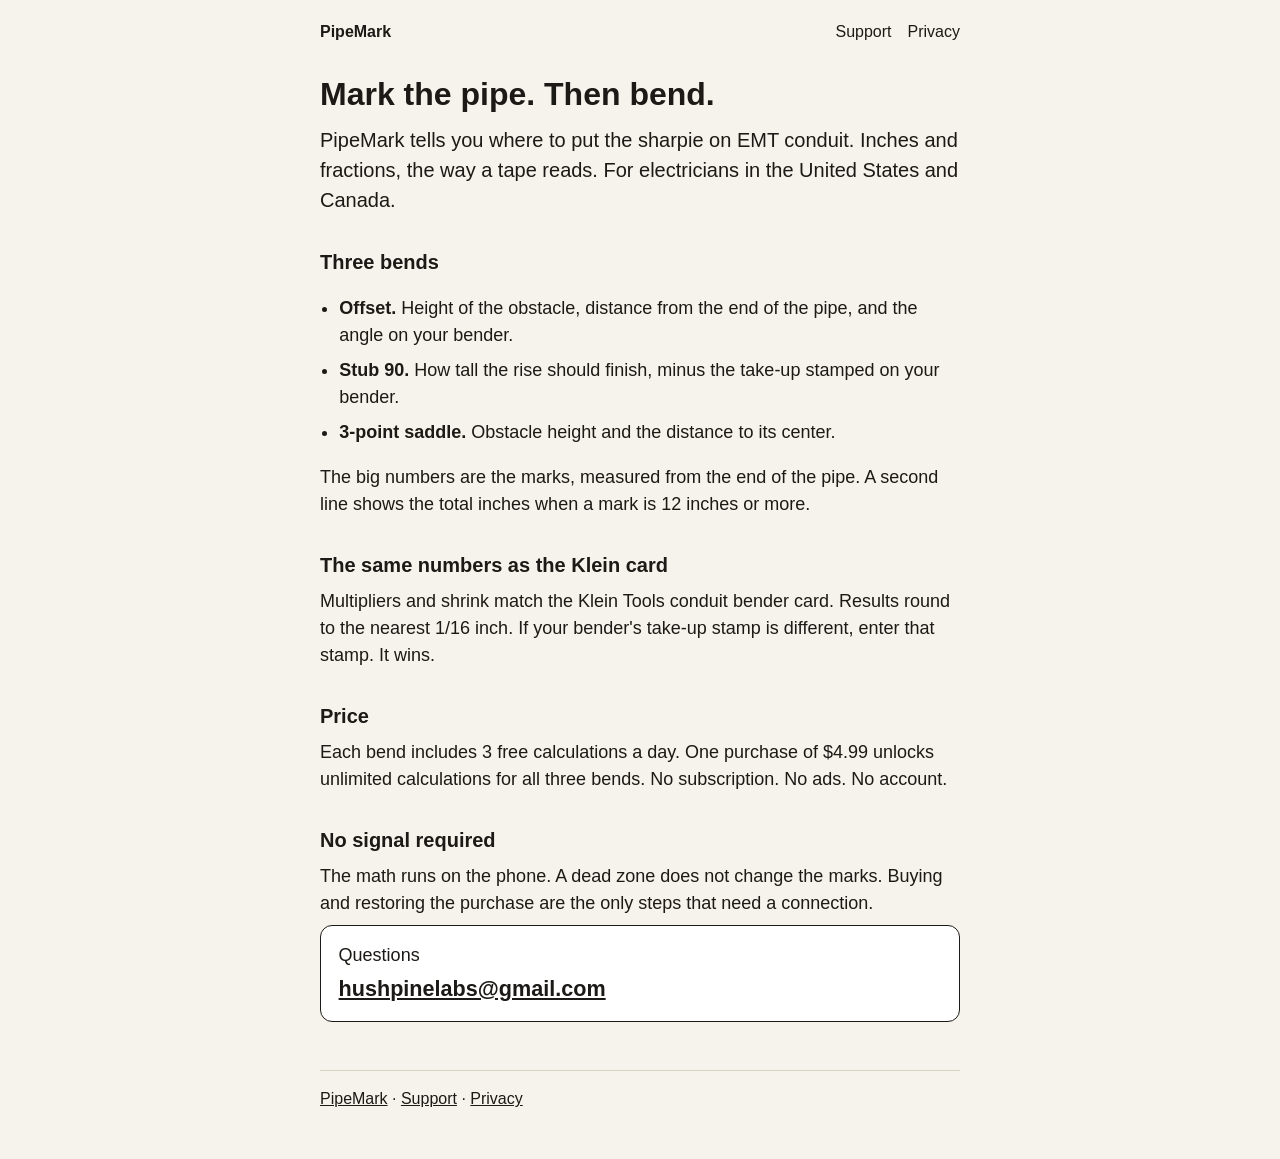
<file: index.html>
<!DOCTYPE html>
<html lang="en">
<head>
<meta charset="utf-8">
<meta name="viewport" content="width=device-width, initial-scale=1">
<title>PipeMark — Mark the pipe. Then bend.</title>
<meta name="description" content="Conduit bend marks for electricians. Offset, stub 90, and 3-point saddle, in inches and fractions. Works offline.">
<link rel="stylesheet" href="style.css">
</head>
<body>
<header>
  <a href="index.html"><strong>PipeMark</strong></a>
  <nav>
    <a href="support.html">Support</a>
    <a href="privacy.html">Privacy</a>
  </nav>
</header>

<h1>Mark the pipe. Then bend.</h1>
<p class="lead">PipeMark tells you where to put the sharpie on EMT conduit. Inches and fractions, the way a tape reads. For electricians in the United States and Canada.</p>

<h2>Three bends</h2>
<ul>
  <li><strong>Offset.</strong> Height of the obstacle, distance from the end of the pipe, and the angle on your bender.</li>
  <li><strong>Stub 90.</strong> How tall the rise should finish, minus the take-up stamped on your bender.</li>
  <li><strong>3-point saddle.</strong> Obstacle height and the distance to its center.</li>
</ul>
<p>The big numbers are the marks, measured from the end of the pipe. A second line shows the total inches when a mark is 12 inches or more.</p>

<h2>The same numbers as the Klein card</h2>
<p>Multipliers and shrink match the Klein Tools conduit bender card. Results round to the nearest 1/16 inch. If your bender's take-up stamp is different, enter that stamp. It wins.</p>

<h2>Price</h2>
<p>Each bend includes 3 free calculations a day. One purchase of $4.99 unlocks unlimited calculations for all three bends. No subscription. No ads. No account.</p>

<h2>No signal required</h2>
<p>The math runs on the phone. A dead zone does not change the marks. Buying and restoring the purchase are the only steps that need a connection.</p>

<div class="contact">
  <div>Questions</div>
  <a href="mailto:hushpinelabs@gmail.com">hushpinelabs@gmail.com</a>
</div>

<footer>
  <a href="index.html">PipeMark</a> ·
  <a href="support.html">Support</a> ·
  <a href="privacy.html">Privacy</a>
</footer>
</body>
</html>
</file>
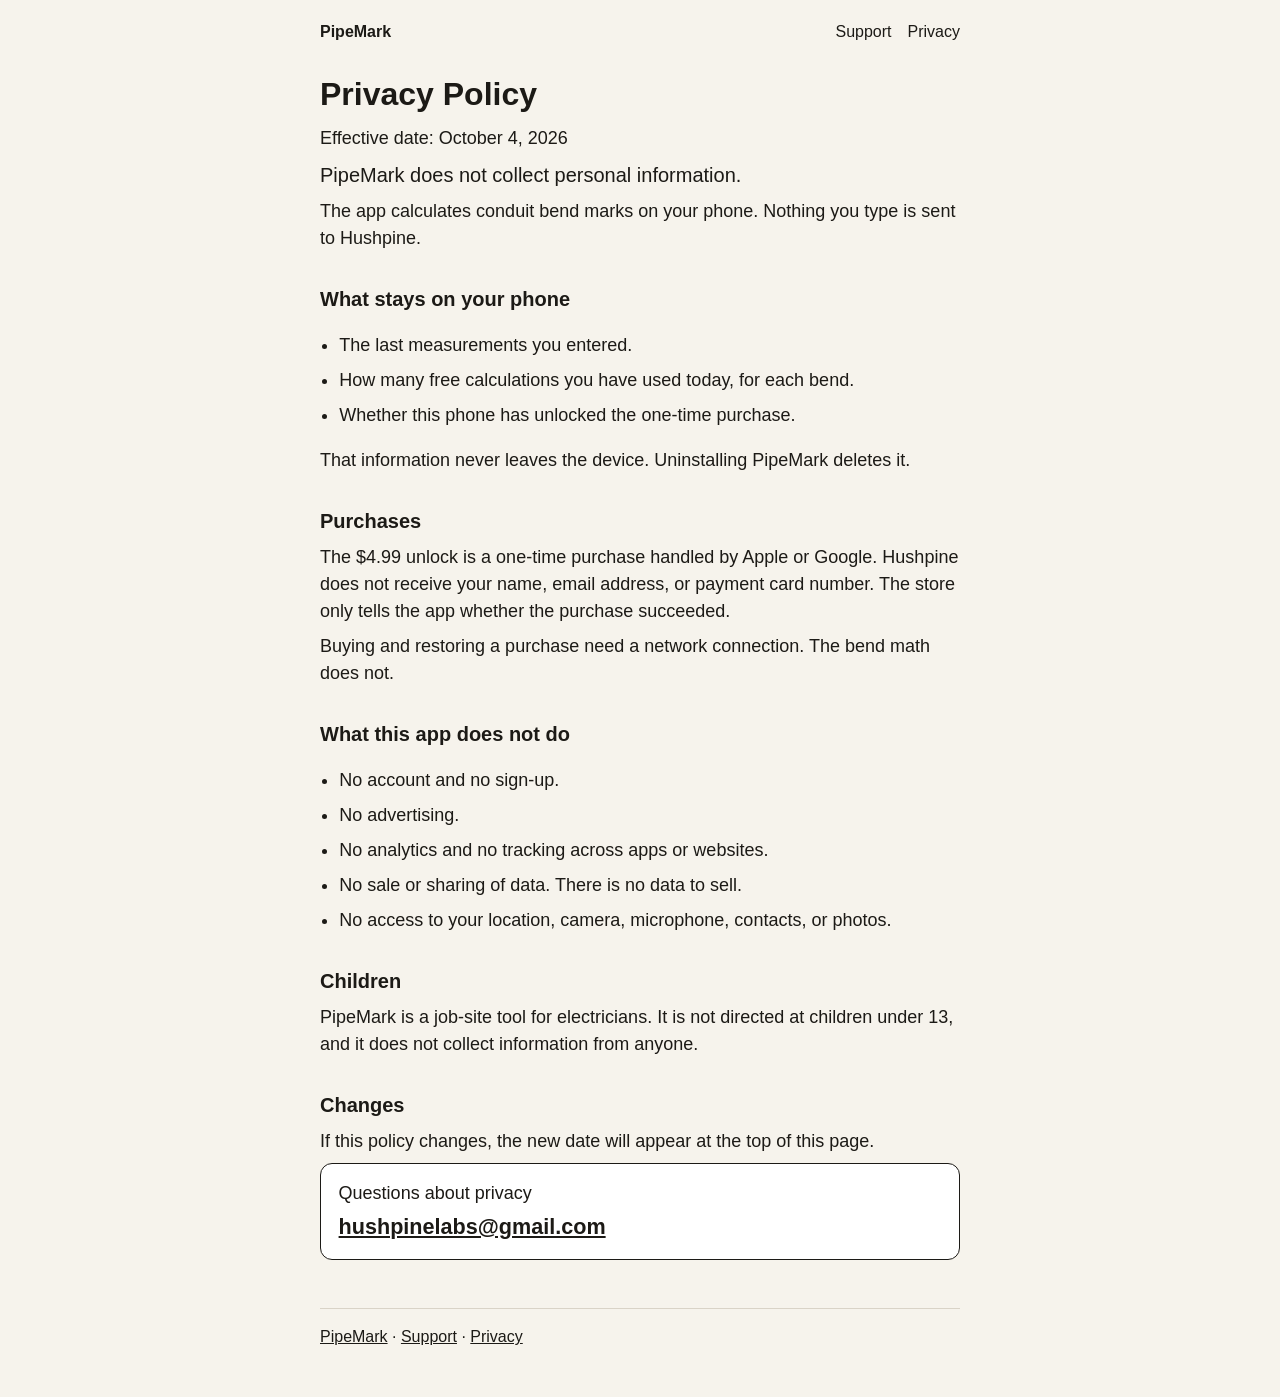
<file: privacy.html>
<!DOCTYPE html>
<html lang="en">
<head>
<meta charset="utf-8">
<meta name="viewport" content="width=device-width, initial-scale=1">
<title>PipeMark — Privacy Policy</title>
<link rel="stylesheet" href="style.css">
</head>
<body>
<header>
  <a href="index.html"><strong>PipeMark</strong></a>
  <nav>
    <a href="support.html">Support</a>
    <a href="privacy.html">Privacy</a>
  </nav>
</header>

<h1>Privacy Policy</h1>
<p>Effective date: October 4, 2026</p>
<p class="lead">PipeMark does not collect personal information.</p>
<p>The app calculates conduit bend marks on your phone. Nothing you type is sent to Hushpine.</p>

<h2>What stays on your phone</h2>
<ul>
  <li>The last measurements you entered.</li>
  <li>How many free calculations you have used today, for each bend.</li>
  <li>Whether this phone has unlocked the one-time purchase.</li>
</ul>
<p>That information never leaves the device. Uninstalling PipeMark deletes it.</p>

<h2>Purchases</h2>
<p>The $4.99 unlock is a one-time purchase handled by Apple or Google. Hushpine does not receive your name, email address, or payment card number. The store only tells the app whether the purchase succeeded.</p>
<p>Buying and restoring a purchase need a network connection. The bend math does not.</p>

<h2>What this app does not do</h2>
<ul>
  <li>No account and no sign-up.</li>
  <li>No advertising.</li>
  <li>No analytics and no tracking across apps or websites.</li>
  <li>No sale or sharing of data. There is no data to sell.</li>
  <li>No access to your location, camera, microphone, contacts, or photos.</li>
</ul>

<h2>Children</h2>
<p>PipeMark is a job-site tool for electricians. It is not directed at children under 13, and it does not collect information from anyone.</p>

<h2>Changes</h2>
<p>If this policy changes, the new date will appear at the top of this page.</p>

<div class="contact">
  <div>Questions about privacy</div>
  <a href="mailto:hushpinelabs@gmail.com">hushpinelabs@gmail.com</a>
</div>

<footer>
  <a href="index.html">PipeMark</a> ·
  <a href="support.html">Support</a> ·
  <a href="privacy.html">Privacy</a>
</footer>
</body>
</html>
</file>
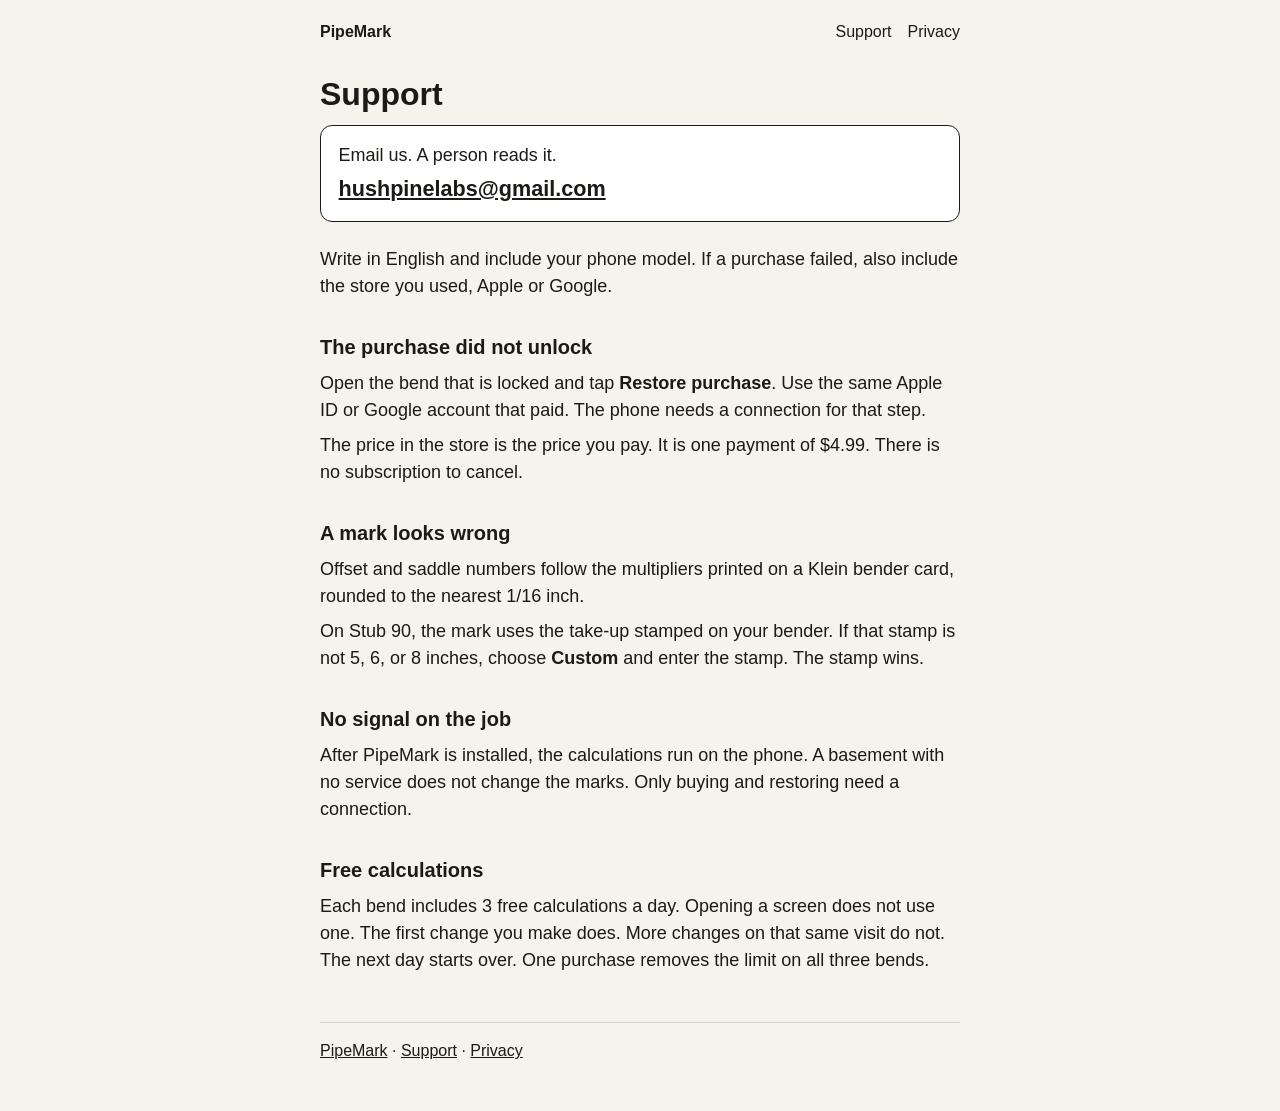
<file: support.html>
<!DOCTYPE html>
<html lang="en">
<head>
<meta charset="utf-8">
<meta name="viewport" content="width=device-width, initial-scale=1">
<title>PipeMark — Support</title>
<link rel="stylesheet" href="style.css">
</head>
<body>
<header>
  <a href="index.html"><strong>PipeMark</strong></a>
  <nav>
    <a href="support.html">Support</a>
    <a href="privacy.html">Privacy</a>
  </nav>
</header>

<h1>Support</h1>
<div class="contact">
  <div>Email us. A person reads it.</div>
  <a href="mailto:hushpinelabs@gmail.com">hushpinelabs@gmail.com</a>
</div>
<p>Write in English and include your phone model. If a purchase failed, also include the store you used, Apple or Google.</p>

<h2>The purchase did not unlock</h2>
<p>Open the bend that is locked and tap <strong>Restore purchase</strong>. Use the same Apple ID or Google account that paid. The phone needs a connection for that step.</p>
<p>The price in the store is the price you pay. It is one payment of $4.99. There is no subscription to cancel.</p>

<h2>A mark looks wrong</h2>
<p>Offset and saddle numbers follow the multipliers printed on a Klein bender card, rounded to the nearest 1/16 inch.</p>
<p>On Stub 90, the mark uses the take-up stamped on your bender. If that stamp is not 5, 6, or 8 inches, choose <strong>Custom</strong> and enter the stamp. The stamp wins.</p>

<h2>No signal on the job</h2>
<p>After PipeMark is installed, the calculations run on the phone. A basement with no service does not change the marks. Only buying and restoring need a connection.</p>

<h2>Free calculations</h2>
<p>Each bend includes 3 free calculations a day. Opening a screen does not use one. The first change you make does. More changes on that same visit do not. The next day starts over. One purchase removes the limit on all three bends.</p>

<footer>
  <a href="index.html">PipeMark</a> ·
  <a href="support.html">Support</a> ·
  <a href="privacy.html">Privacy</a>
</footer>
</body>
</html>
</file>
<file: style.css>
:root {
  color: #1c1a16;
  background: #f6f3ec;
  font-family: -apple-system, BlinkMacSystemFont, "Segoe UI", Roboto, sans-serif;
  line-height: 1.5;
}

body {
  margin: 0 auto;
  max-width: 40rem;
  padding: 1.25rem 1.25rem 3rem;
  font-size: 1.125rem;
}

a { color: inherit; }

header {
  display: flex;
  justify-content: space-between;
  align-items: baseline;
  gap: 1rem;
  margin-bottom: 2rem;
  font-size: 1rem;
}

header a { text-decoration: none; }

nav { display: flex; gap: 1rem; }

h1 {
  font-size: 2rem;
  line-height: 1.15;
  margin: 0 0 0.75rem;
}

h2 {
  font-size: 1.25rem;
  margin: 2rem 0 0.5rem;
}

p, li { margin: 0.5rem 0; }

ul { padding-left: 1.2rem; }

.lead { font-size: 1.25rem; }

.contact {
  margin: 0 0 1.5rem;
  padding: 1rem 1.1rem;
  background: #fff;
  border: 1px solid #1c1a16;
  border-radius: 12px;
}

.contact a {
  display: inline-block;
  margin-top: 0.25rem;
  font-size: 1.35rem;
  font-weight: 700;
}

footer {
  margin-top: 3rem;
  padding-top: 1rem;
  border-top: 1px solid #d9d3c7;
  font-size: 1rem;
}
</file>
